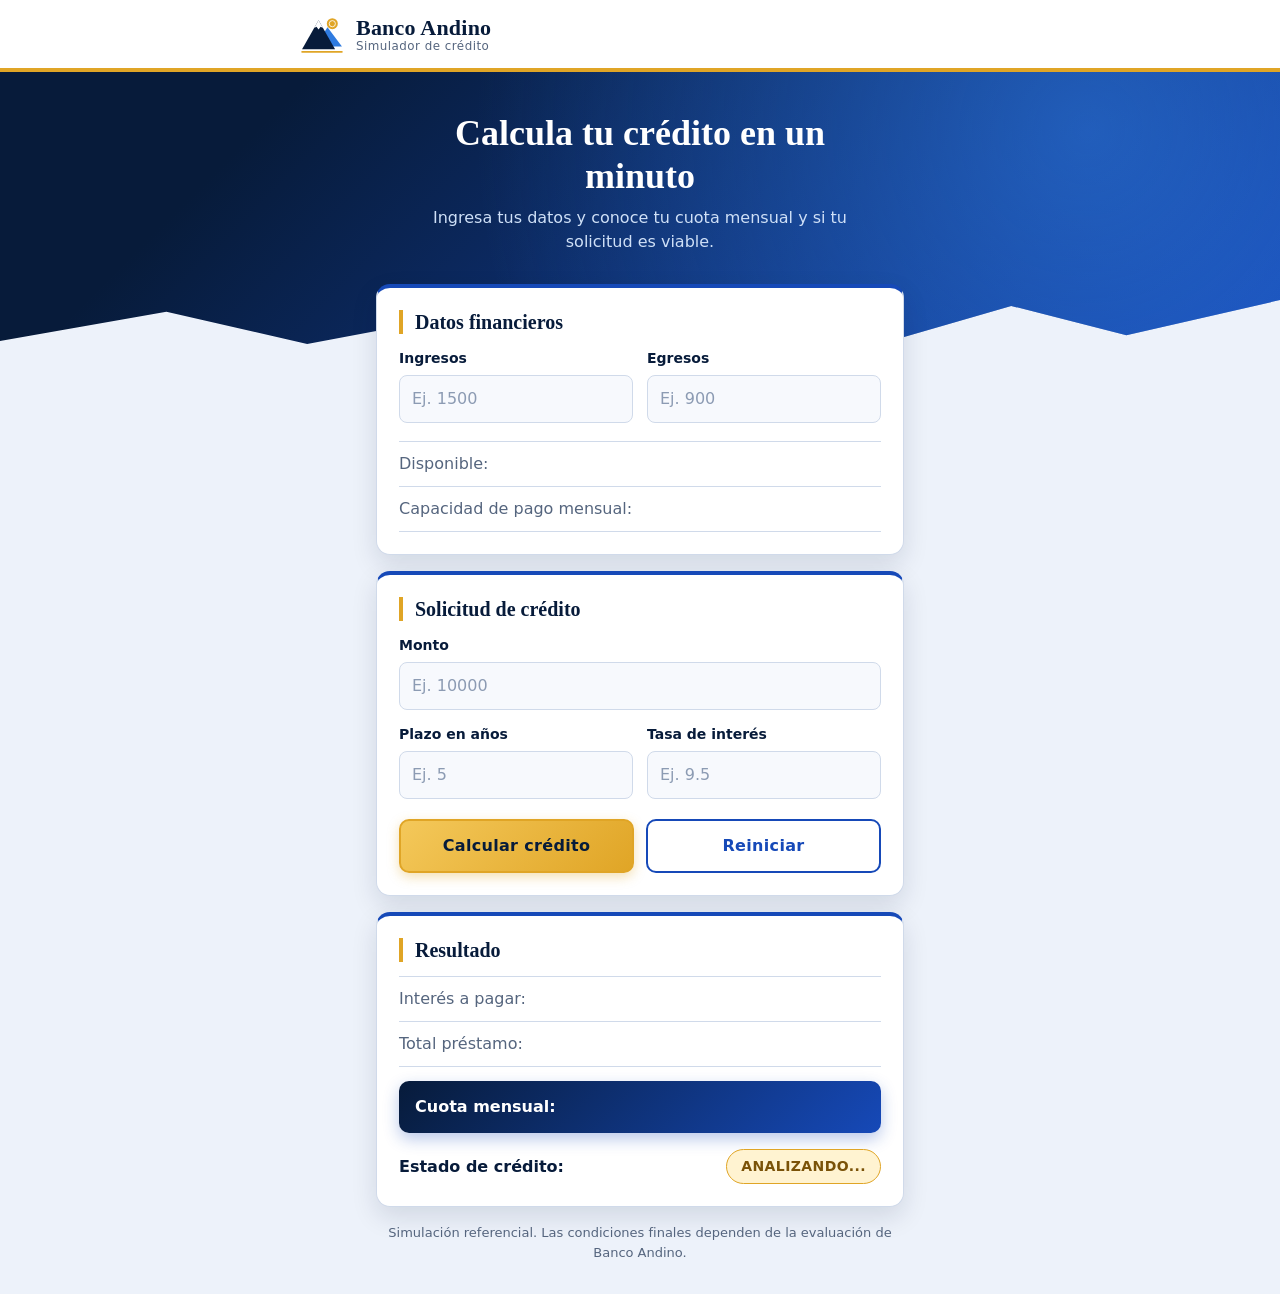
<file: index.html>
<!DOCTYPE html>
<html lang="es">

<head>
    <meta charset="UTF-8">
    <meta name="viewport" content="width=device-width, initial-scale=1.0">
    <meta name="theme-color" content="#0E2A47">
    <title>Simulador de Crédito | Banco Andino</title>
    <link rel="stylesheet" href="simulador.css">
    <script src="funciones.js"></script>
    <script src="simulador.js"></script>
    <script src="utilitarios.js"></script>
</head>

<body>

    <header class="topbar">
        <a class="brand" href="#" aria-label="Banco Andino">
            <!-- Logotipo: dos cumbres andinas y una moneda dorada como sol naciente -->
            <svg class="brand-mark" viewBox="0 0 64 64" role="img" aria-hidden="true" focusable="false">
                <circle class="lg-coin" cx="47" cy="17" r="8" />
                <circle class="lg-coin-ring" cx="47" cy="17" r="4.5" />
                <path class="lg-back" d="M22 50 L40 22 L61 50 Z" />
                <path class="lg-front" d="M3 54 L27 12 L51 54 Z" />
                <path class="lg-snow" d="M27 12 L20.6 23.2 L24 21.6 L27 25.4 L30 21.6 L33.4 23.2 Z" />
                <path class="lg-base" d="M3 58 H61" />
            </svg>
            <div class="brand-text">
                <strong>Banco Andino</strong>
                <small>Simulador de crédito</small>
            </div>
        </a>
    </header>

    <section class="hero">
        <h1>Calcula tu crédito en un minuto</h1>
        <p>Ingresa tus datos y conoce tu cuota mensual y si tu solicitud es viable.</p>
    </section>

    <main class="container">

        <section class="panel">
            <h2>Datos financieros</h2>

            <!-- Dentro de "Datos financieros" -->
            <div class="grid-2">
                <div class="campo">
                    <label for="txtIngresos">Ingresos</label>
                    <input type="text" id="txtIngresos" inputmode="decimal" autocomplete="off" placeholder="Ej. 1500"
                        aria-describedby="errTxtIngresos">
                    <small class="error-msg" id="errTxtIngresos" aria-live="polite"></small>
                </div>

                <div class="campo">
                    <label for="txtEgresos">Egresos</label>
                    <input type="text" id="txtEgresos" inputmode="decimal" autocomplete="off" placeholder="Ej. 900"
                        aria-describedby="errTxtEgresos">
                    <small class="error-msg" id="errTxtEgresos" aria-live="polite"></small>
                </div>
            </div>

            <div class="resumen">
                <p>Disponible: <span id="spnDisponible"></span></p>
                <p>Capacidad de pago mensual: <span id="spnCapacidadPago"></span></p>
            </div>
        </section>

        <section class="panel">
            <h2>Solicitud de crédito</h2>

            <div class="campo">
                <label for="txtMonto">Monto</label>
                <input type="text" id="txtMonto" inputmode="decimal" autocomplete="off" placeholder="Ej. 10000"
                    aria-describedby="errTxtMonto">
                <small class="error-msg" id="errTxtMonto" aria-live="polite"></small>
            </div>

            <div class="grid-2">
                <div class="campo">
                    <label for="txtPlazo">Plazo en años</label>
                    <input type="text" id="txtPlazo" inputmode="decimal" autocomplete="off" placeholder="Ej. 5"
                        aria-describedby="errTxtPlazo">
                    <small class="error-msg" id="errTxtPlazo" aria-live="polite"></small>
                </div>

                <div class="campo">
                    <label for="txtTasaInteres">Tasa de interés</label>
                    <input type="text" id="txtTasaInteres" inputmode="decimal" autocomplete="off" placeholder="Ej. 9.5"
                        aria-describedby="errTxtTasaInteres">
                    <small class="error-msg" id="errTxtTasaInteres" aria-live="polite"></small>
                </div>
            </div>

            <div class="buttons">
                <button type="button" class="btn btn-primary" id="btnCalcularCredito"
                    onclick="validarYCalcular();">Calcular crédito</button>
                <button type="button" class="btn btn-secondary" id="btnReiniciar"
                    onclick="reiniciar();">Reiniciar</button>
            </div>
        </section>

        <section class="panel panel-resultado" aria-live="polite">
            <h2>Resultado</h2>

            <div class="resumen">
                <p>Interés a pagar: <span id="spnInteresPagar"></span></p>
                <p>Total préstamo: <span id="spnTotalPrestamo"></span></p>
                <p class="destacado">Cuota mensual: <span id="spnCuotaMensual"></span></p>
            </div>

            <p class="estado">Estado de crédito: <span id="spnEstadoCredito">ANALIZANDO...</span></p>
        </section>

        <footer class="pie">
            <p>Simulación referencial. Las condiciones finales dependen de la evaluación de Banco Andino.</p>
        </footer>

    </main>
    <script src="validaciones.js"></script>
</body>

</html>
</file>
<file: simulador.css>
/* ==========================================================
   Banco Andino · Simulador de crédito
   Sin dependencias externas: tipografías del sistema
   ========================================================== */

:root {
    --azul-noche: #071b3a;
    --azul-real: #1649b8;
    --azul-vivo: #2f7be0;
    --oro: #e0a526;
    --oro-claro: #f4c85a;
    --oro-oscuro: #b57d0e;
    --niebla: #edf2fa;
    --papel: #ffffff;
    --tinta: #14213a;
    --tinta-suave: #55657e;
    --borde: #d0daea;

    --fuente-titulo: Georgia, "Times New Roman", serif;
    --fuente-texto: "Segoe UI", system-ui, -apple-system, Roboto, Helvetica, Arial, sans-serif;

    --radio: 14px;
    --logo-size: 44px;
    --error: #c62828;
}

*,
*::before,
*::after {
    box-sizing: border-box;
}

body {
    margin: 0;
    font-family: var(--fuente-texto);
    font-size: 16px;
    line-height: 1.5;
    color: var(--tinta);
    background-color: var(--niebla);
}

/* ---------- Barra superior y logotipo ---------- */

.topbar {
    background-color: var(--papel);
    border-bottom: 4px solid var(--oro);
}

.brand {
    display: flex;
    align-items: center;
    gap: 12px;
    width: min(100%, 720px);
    margin: 0 auto;
    padding: 12px 20px;
    color: var(--azul-noche);
    text-decoration: none;
}

.brand-mark {
    flex: none;
    width: var(--logo-size);
    height: var(--logo-size);
}

.brand-text {
    display: flex;
    flex-direction: column;
    line-height: 1.15;
}

.brand-text strong {
    font-family: var(--fuente-titulo);
    font-size: calc(var(--logo-size) * 0.5);
    font-weight: 700;
    letter-spacing: 0.01em;
}

.brand-text small {
    font-size: calc(var(--logo-size) * 0.27);
    color: var(--tinta-suave);
    letter-spacing: 0.04em;
}

/* Colores del símbolo (se pueden invertir cambiando solo estas reglas) */
.lg-front {
    fill: var(--azul-noche);
}

.lg-back {
    fill: var(--azul-vivo);
}

.lg-snow {
    fill: #ffffff;
}

.lg-coin {
    fill: var(--oro);
}

.lg-coin-ring {
    fill: none;
    stroke: #ffffff;
    stroke-width: 1.4;
    opacity: 0.85;
}

.lg-base {
    fill: none;
    stroke: var(--oro);
    stroke-width: 2.4;
    stroke-linecap: round;
}

/* ---------- Encabezado con cordillera ---------- */

.hero {
    background:
        radial-gradient(circle at 85% 20%, rgba(47, 123, 224, 0.55), transparent 55%),
        linear-gradient(135deg, var(--azul-noche) 20%, var(--azul-real) 100%);
    color: #ffffff;
    text-align: center;
    padding: 40px 20px 110px;
    clip-path: polygon(0 0, 100% 0, 100% 78%,
            88% 90%, 79% 80%, 68% 94%, 57% 82%,
            46% 96%, 35% 84%, 24% 93%, 13% 82%, 0 92%);
}

.hero h1 {
    margin: 0 auto 8px;
    max-width: 22ch;
    font-family: var(--fuente-titulo);
    font-size: clamp(26px, 5vw, 36px);
    line-height: 1.2;
    font-weight: 700;
}

.hero p {
    margin: 0 auto;
    max-width: 46ch;
    color: #cfe0f7;
}

/* ---------- Contenedor y paneles ---------- */

.container {
    width: min(100%, 560px);
    margin: -80px auto 0;
    padding: 0 16px 32px;
    position: relative;
}

.panel {
    background-color: var(--papel);
    border: 1px solid var(--borde);
    border-top: 4px solid var(--azul-real);
    border-radius: var(--radio);
    padding: 22px;
    margin-bottom: 16px;
    box-shadow: 0 10px 26px rgba(7, 27, 58, 0.12);
}

.panel h2 {
    margin: 0 0 14px;
    padding-left: 12px;
    border-left: 4px solid var(--oro);
    font-family: var(--fuente-titulo);
    font-size: 20px;
    line-height: 1.2;
    color: var(--azul-noche);
}

/* ---------- Formulario ---------- */

.grid-2 {
    display: grid;
    grid-template-columns: 1fr 1fr;
    gap: 14px;
}

.campo {
    margin-bottom: 14px;
}

label {
    display: block;
    margin-bottom: 6px;
    font-size: 14px;
    font-weight: 600;
    color: var(--azul-noche);
}

input {
    width: 100%;
    padding: 11px 12px;
    font: inherit;
    color: var(--tinta);
    background-color: #f7f9fd;
    border: 1px solid var(--borde);
    border-radius: 8px;
    transition: border-color 0.2s, box-shadow 0.2s, background-color 0.2s;
}

input::placeholder {
    color: #8c9bb3;
}

input:hover {
    border-color: var(--azul-vivo);
}

input:focus {
    outline: none;
    background-color: #ffffff;
    border-color: var(--azul-real);
    box-shadow: 0 0 0 3px rgba(47, 123, 224, 0.28);
}

/* ---------- Validación ---------- */

.error-msg {
    display: block;
    margin-top: 6px;
    font-size: 13px;
    font-style: italic;
    line-height: 1.3;
    color: var(--error);
}

.error-msg:empty {
    display: none;
}

input.invalido,
input.invalido:hover {
    border-color: var(--error);
    background-color: #fff5f5;
}

input.invalido:focus {
    border-color: var(--error);
    background-color: #ffffff;
    box-shadow: 0 0 0 3px rgba(198, 40, 40, 0.25);
}

/* ---------- Filas de resultados ---------- */

.resumen {
    margin-top: 4px;
    border-top: 1px solid var(--borde);
}

.resumen p {
    display: flex;
    justify-content: space-between;
    align-items: baseline;
    gap: 12px;
    margin: 0;
    padding: 10px 0;
    border-bottom: 1px solid var(--borde);
    color: var(--tinta-suave);
}

.resumen span {
    min-width: 2ch;
    font-weight: 700;
    text-align: right;
    color: var(--azul-noche);
    font-variant-numeric: tabular-nums;
}

/* Cuota mensual: bloque protagonista del resultado */
.resumen .destacado {
    margin-top: 14px;
    padding: 14px 16px;
    border: 0;
    border-radius: 10px;
    background: linear-gradient(135deg, var(--azul-noche), var(--azul-real));
    color: #ffffff;
    font-weight: 600;
    box-shadow: 0 6px 16px rgba(22, 73, 184, 0.3);
}

.resumen .destacado span {
    font-family: var(--fuente-titulo);
    font-size: 26px;
    color: var(--oro-claro);
}

/* ---------- Estado del crédito ---------- */

.estado {
    display: flex;
    justify-content: space-between;
    align-items: center;
    gap: 12px;
    margin: 16px 0 0;
    font-weight: 600;
    color: var(--azul-noche);
}

.estado span {
    padding: 6px 14px;
    border-radius: 999px;
    background-color: #fff3d1;
    border: 1px solid var(--oro);
    color: #7a5208;
    font-size: 14px;
    font-weight: 700;
    letter-spacing: 0.03em;
    text-align: center;
}

/* ---------- Botones ---------- */

.buttons {
    display: flex;
    gap: 12px;
    margin-top: 6px;
}

.btn {
    position: relative;
    overflow: hidden;
    flex: 1;
    padding: 13px 14px;
    font: inherit;
    font-weight: 700;
    letter-spacing: 0.02em;
    border-radius: 10px;
    cursor: pointer;
    transition: transform 0.25s ease, box-shadow 0.25s ease,
        background-size 0.35s ease, color 0.25s ease, border-color 0.25s ease;
}

.btn:hover {
    transform: translateY(-3px) scale(1.03);
}

.btn:active {
    transform: translateY(0) scale(0.97);
    transition-duration: 0.08s;
}

/* Principal: dorado con destello que cruza el botón */
.btn-primary {
    color: var(--azul-noche);
    background: linear-gradient(135deg, var(--oro-claro), var(--oro));
    border: 2px solid var(--oro);
    box-shadow: 0 4px 12px rgba(224, 165, 38, 0.35);
}

.btn-primary::after {
    content: "";
    position: absolute;
    top: 0;
    left: -80%;
    width: 50%;
    height: 100%;
    background: linear-gradient(120deg, transparent, rgba(255, 255, 255, 0.75), transparent);
    transform: skewX(-22deg);
    transition: left 0.6s ease;
    pointer-events: none;
}

.btn-primary:hover {
    box-shadow: 0 10px 22px rgba(224, 165, 38, 0.55);
    border-color: var(--oro-oscuro);
}

.btn-primary:hover::after {
    left: 130%;
}

/* Secundario: el fondo azul se desliza de izquierda a derecha */
.btn-secondary {
    color: var(--azul-real);
    background: linear-gradient(var(--azul-real), var(--azul-real)) no-repeat left center / 0% 100%;
    border: 2px solid var(--azul-real);
}

.btn-secondary:hover {
    background-size: 100% 100%;
    color: #ffffff;
    box-shadow: 0 10px 22px rgba(22, 73, 184, 0.35);
}

.btn:focus-visible,
.brand:focus-visible {
    outline: 3px solid var(--azul-vivo);
    outline-offset: 3px;
}

/* ---------- Pie ---------- */

.pie p {
    margin: 8px 0 0;
    font-size: 13px;
    text-align: center;
    color: var(--tinta-suave);
}

/* ---------- Adaptación a pantallas pequeñas ---------- */

@media (max-width: 480px) {
    :root {
        --logo-size: 38px;
    }

    .hero {
        padding-bottom: 96px;
    }

    .panel {
        padding: 18px;
    }

    .grid-2 {
        grid-template-columns: 1fr;
        gap: 0;
    }

    .buttons {
        flex-direction: column;
    }

    .estado {
        flex-direction: column;
        align-items: flex-start;
    }
}

@media (prefers-reduced-motion: reduce) {
    * {
        transition: none !important;
    }

    .btn:hover,
    .btn:active {
        transform: none;
    }

    .btn-primary::after {
        display: none;
    }
}
</file>
